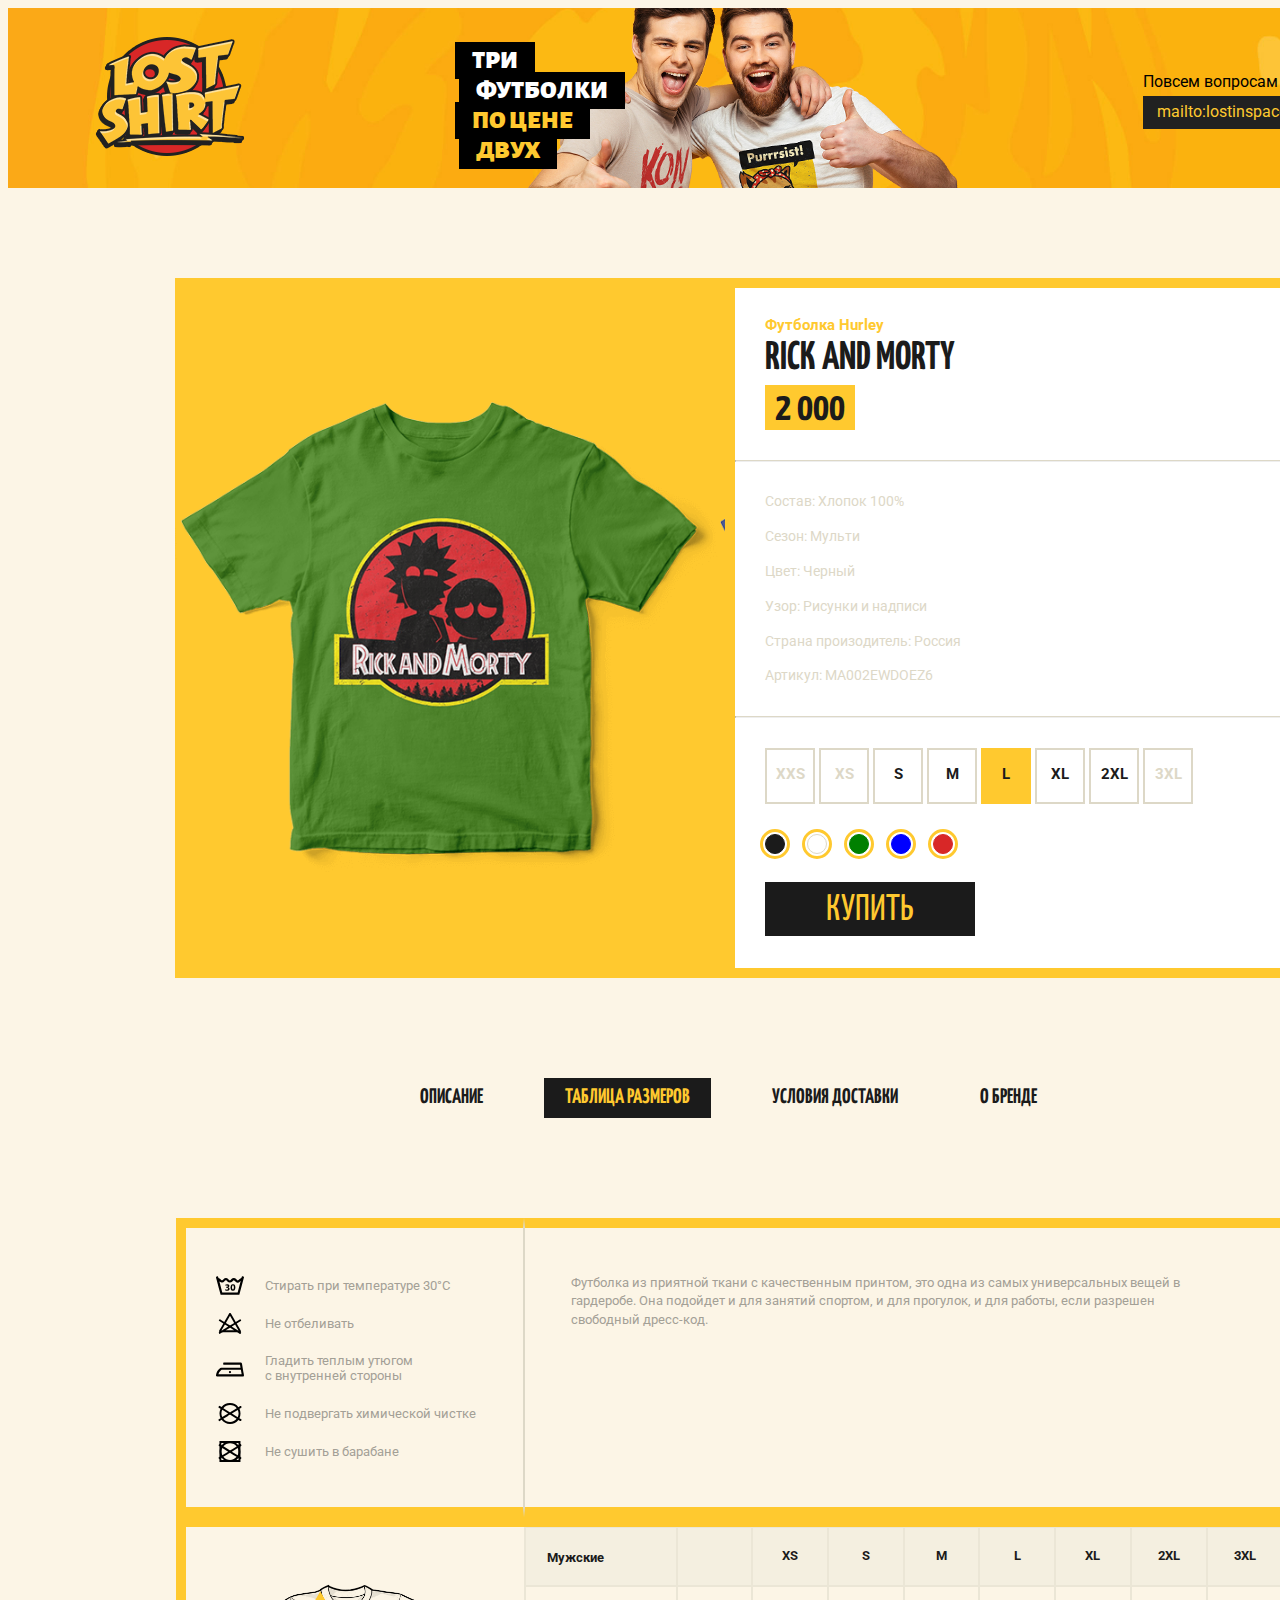
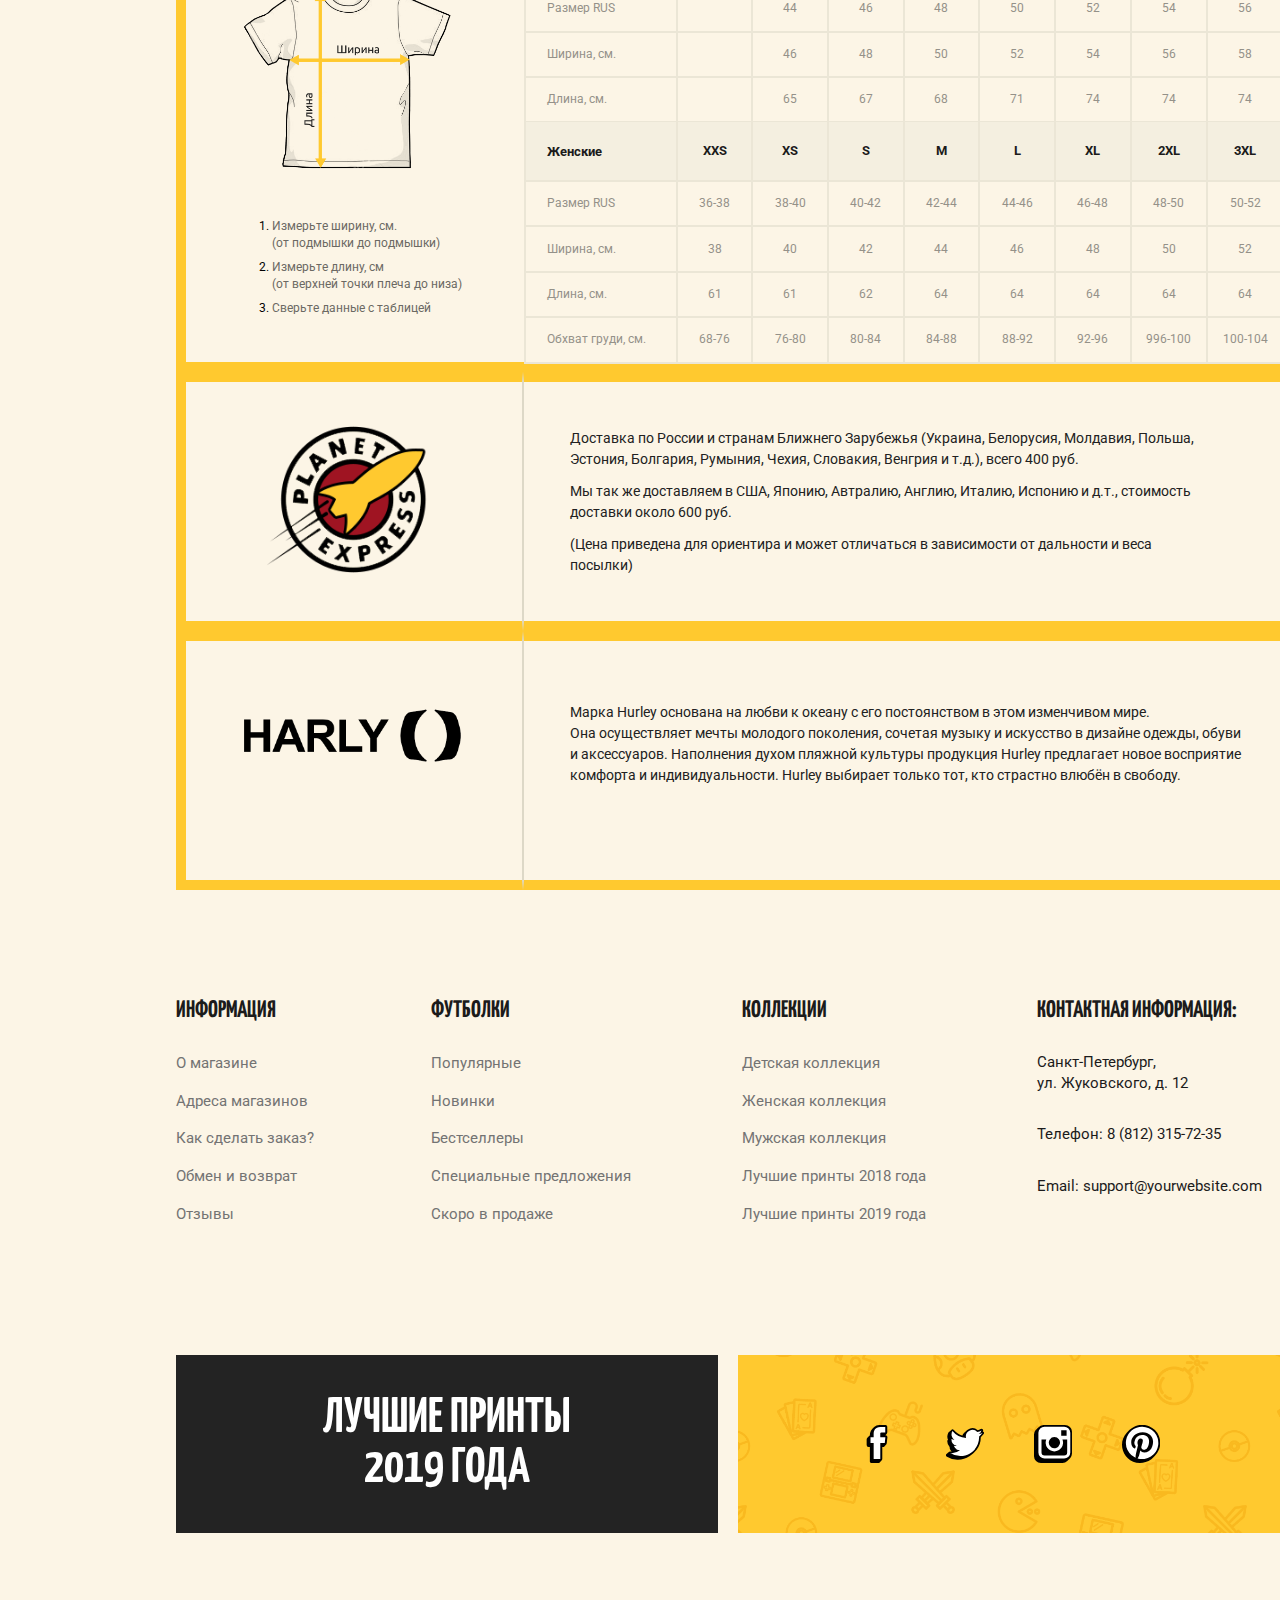
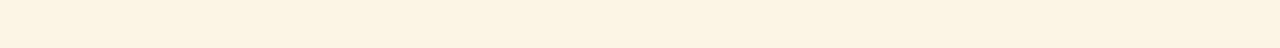
<file: product.html>
<!DOCTYPE html>
<html lang="ru">
<head>
    <meta charset="UTF-8">
    <meta name="viewport" content="1340">
    <title>Lost Shirt | Product</title>
    <link rel="stylesheet" href="https://necolas.github.io/normalize.css/8.0.1/normalize.css">
    <link rel="stylesheet" href="https://fonts.googleapis.com/css2?family=Roboto:ital,wght@0,500;1,400;1,500&display=swap">
    <link rel="stylesheet" href="https://fonts.googleapis.com/css2?family=Yanone+Kaffeesatz:wght@400;700&display=swap">
    <link rel="stylesheet" href="https://fonts.googleapis.com/css2?family=Ubuntu:ital,wght@0,700;1,700&display=swap">
    <link rel="stylesheet" href="./main.css">
</head>
<body>
<div class="wrapper">
    <section class="hero-page2">
        <header class="header">
                <a href="#" class="logo-page2">
                    <img src="./img/content/logos/logo-main.png" alt="" class="logo-page2__lost-shirt">
                </a>
                <li class="logo-page2__item">
                    <img src="./img/decor/header-guys.png" alt="" class="logo-page2__item:before">
                </li>
                <div class="logo-page2__item--text">
                    <h1 class="logo-page2__item--lined-text">
                        <span class="logo-page2__item--lined-text__word">три</span>
                        <span class="logo-page2__item--lined-text__word">футболки</span>
                        <span class="logo-page2__item--lined-text__word lined-text__word--color-yellow">по цене</span>
                        <span class="logo-page2__item--lined-text__word lined-text__word--color-yellow">двух</span>
                    </h1>
                </div>
                <a href="mailto:lostinspace@mail.ru" class="mail-page2">
                    <div class="mail__title">Повсем вопросам пишите на:</div>
                    <div class="mail__content">mailto:lostinspace@mail.ru</div>
                </a>
        </header>
    </section>
    <section class="collections-page2">
        <div class="container">
            <ul class="collections__list-page2">
                <li class="collections__item-page2 collections__item-page2--shirt">
                    <div class="collections__content-page2">
                       <img src="./img/tshirts/tshirt_07.png" alt="black" class="products__img-page2">
                       <img src="./img/tshirts/tshirt_08.png" alt="white" class="products__img-page2">
                       <img src="./img/tshirts/tshirt_09.png" alt="green" class="products__img-page2">
                       <img src="./img/tshirts/tshirt_10.png" alt="blue" class="products__img-page2">
                       <img src="./img/tshirts/tshirt_11.png" alt="red" class="products__img-page2">
                    </div>
                </li>
                <li class="collections__item-page2 collections__item-page2--shirt-info">
                    <h2 class="collections__title-page2-name">Футболка Hurley</h2>
                    <h2 class="collections__title-page2-labe">rick and morty</h2>
                    <h2 class="collections__title-page2-price">2 000</h2>
                    <hr id="line">
                    <a href="#" class="collections__title-page2-info">Состав: Хлопок 100%</a>
                    <a href="#" class="collections__title-page2-info">Сезон: Мульти</a>
                    <a href="#" class="collections__title-page2-info">Цвет: Черный</a>
                    <a href="#" class="collections__title-page2-info">Узор: Рисунки и надписи</a>
                    <a href="#" class="collections__title-page2-info">Страна произодитель: Россия</a>
                    <a href="#" class="collections__title-page2-info">Артикул: MA002EWDOEZ6</a>
                    <hr id="line">
                    <ul class="filter__link-page2-size">
                        <a href="#" class="filter__link-page2-size__btn">
                            <div class="filter__link-page2-size__btn--text">
                                <span data-filter="XXS" class="filter__link-page2-size__btn--text-word">XXS</span>
                            </div>
                        </a>
                    </ul>
                    <ul class="filter__link-page2-size">
                        <a href="#" class="filter__link-page2-size__btn">
                            <div class="filter__link-page2-size__btn--text">
                                <span data-filter="XS" class="filter__link-page2-size__btn--text-word">XS</span>
                            </div>
                        </a>
                    </ul>
                    <ul class="filter__link-page2-size">
                        <a href="#" class="filter__link-page2-size__btn">
                            <div class="filter__link-page2-size__btn--text">
                                <span data-filter="S" class="filter__link-page2-size__btn--text-word-active">S</span>
                            </div>
                        </a>
                    </ul>
                    <ul class="filter__link-page2-size">
                        <a href="#" class="filter__link-page2-size__btn">
                            <div class="filter__link-page2-size__btn--text">
                                <span data-filter="M" class="filter__link-page2-size__btn--text-word-active">M</span>
                            </div>
                        </a>
                    </ul>
                    <ul class="filter__link-page2-size">
                        <a href="#" class="filter__link-page2-size__btn">
                            <div class="filter__link-page2-size__btn--text">
                                <span data-filter="L" class="filter__link-page2-size__btn--text-word-active filter__link-page2-size__btn--text-word-active--color">L</span>
                            </div>
                        </a>
                    </ul>
                    <ul class="filter__link-page2-size">
                        <a href="#" class="filter__link-page2-size__btn">
                            <div class="filter__link-page2-size__btn--text">
                                <span data-filter="XL" class="filter__link-page2-size__btn--text-word-active">XL</span>
                            </div>
                        </a>
                    </ul>
                    <ul class="filter__link-page2-size">
                        <a href="#" class="filter__link-page2-size__btn">
                            <div class="filter__link-page2-size__btn--text">
                                <span data-filter="2XL" class="filter__link-page2-size__btn--text-word-active">2XL</span>
                            </div>
                        </a>
                    </ul>
                    <ul class="filter__link-page2-size">
                        <a href="#" class="filter__link-page2-size__btn">
                            <div class="filter__link-page2-size__btn--text">
                                <span data-filter="3XL" class="filter__link-page2-size__btn--text-word">3XL</span>
                            </div>
                        </a>
                    </ul>
                    <div class="container__filter__btn">
                        <ul class="radius__filter">
                            <li class="radius__filter__item">
                                <div style="border-radius: 14px 14px 14px 14px;" class="radius__filter radius__filter-black">
                                    <a href="#" data-filter="black" class="radius__filter__link"></a>
                                    <div style="border-radius: 18px 18px 18px 18px;" class="radius__filter-green--yellow"></div>
                                </div>
                            </li>
                            <li class="radius__filter__item">
                                <div style="border-radius: 14px 14px 14px 14px;" class="radius__filter radius__filter-white">
                                    <a href="#" data-filter="white" class="radius__filter__link"></a>
                                    <div style="border-radius: 18px 18px 18px 18px;" class="radius__filter-green--yellow"></div>
                                </div>
                            </li>
                            <li class="radius__filter__item radius__filter__item--active">
                                <div style="border-radius: 14px 14px 14px 14px;" class="radius__filter radius__filter-green">
                                    <a href="#" data-filter="green" class="radius__filter__link"></a>
                                    <div style="border-radius: 18px 18px 18px 18px;" class="radius__filter-green--yellow"></div>
                                </div>
                            </li>
                            <li class="radius__filter__item">
                                <div style="border-radius: 14px 14px 14px 14px;" class="radius__filter radius__filter-blue">
                                    <a href="#" data-filter="blue" class="radius__filter__link"></a>
                                    <div style="border-radius: 18px 18px 18px 18px;" class="radius__filter-green--yellow"></div>
                                </div>
                            </li>
                            <li class="radius__filter__item">
                                <div style="border-radius: 14px 14px 14px 14px" class="radius__filter radius__filter-red">
                                    <a href="#" data-filter="red" class="radius__filter__link"></a>
                                    <div style="border-radius: 18px 18px 18px 18px;" class="radius__filter-green--yellow"></div>
                                </div>
                            </li>
                        </ul>
                        <a href="#" class="btn__page2">купить</a>
                    </div>
                </li>
            </ul>
        </div>
    </section>
    <section class="informations">
        <div class="container">
            <ul class="filter">
                <li class="filter__item">
                    <a href="#" data-filter="description" class="filter__link">описание</a>
                </li>
                <li class="filter__item filter__item--active">
                    <a href="#" data-filter="size" class="filter__link">таблица размеров</a>
                </li>
                <li class="filter__item">
                    <a href="#" data-filter="delivery" class="filter__link">условия доставки</a>
                </li>
                <li class="filter__item">
                    <a href="#" data-filter="brand" class="filter__link">о бренде</a>
                </li>
            </ul>
            <ul class="container description__list__container">
                <li class="description__item description">
                    <li class="description__item1">
                        <ul class="description__socials">
                            <li class="description__socials__item">
                                <a href="#" class="description__socials__link">
                                    <svg class="description__socials__icon">
                                        <use xlink:href="./img/icons-sprite.svg#washing_01"></use>
                                    </svg>
                                    <a href="#" class="description__socials__icon-word">Стирать при температуре 30&#176;С</a>
                                </a>
                            </li>
                        </ul>
                        <ul class="description__socials">
                            <li class="description__socials__item">
                                <a href="#" class="description__socials__link">
                                    <svg class="description__socials__icon">
                                        <use xlink:href="./img/icons-sprite.svg#washing_02"></use>
                                    </svg>
                                    <a href="#" class="description__socials__icon-word">Не отбеливать</a>
                                </a>
                            </li>
                        </ul>
                        <ul class="description__socials">
                            <li class="description__socials__item">
                                <a href="#" class="description__socials-cent__link">
                                    <svg class="description__socials__icon">
                                        <use xlink:href="./img/icons-sprite.svg#washing_03"></use>
                                    </svg>
                                    <a href="#" class="description__socials__icon-word">Гладить теплым утюгом<br>с внутренней стороны</a>
                                </a>
                            </li>
                        </ul>
                        <ul class="description__socials">
                            <li class="description__socials__item">
                                <a href="#" class="description__socials__link">
                                    <svg class="description__socials__icon">
                                        <use xlink:href="./img/icons-sprite.svg#washing_04"></use>
                                    </svg>
                                    <a href="#" class="description__socials__icon-word">Не подвергать химической чистке</a>
                                </a>
                            </li>
                        </ul>
                        <ul class="description__socials">
                            <li class="description__socials__item">
                                <a href="#" class="description__socials__link">
                                    <svg class="description__socials__icon">
                                        <use xlink:href="./img/icons-sprite.svg#washing_05"></use>
                                    </svg>
                                    <a href="#" class="description__socials__icon-word">Не сушить в барабане</a>
                                </a>
                            </li>
                        </ul>
                    </li>
                    <li class="description__item2">
                        <ul class="description__text">
                            <li class="description__text__item">
                                    <a href="#" class="description__text-word">Футболка из приятной ткани с качественным принтом, это одна из самых универсальных вещей 
                                                                               в гардеробе. Она подойдет и для занятий спортом, и для прогулок, и для работы, если разрешен 
                                                                               свободный дресс-код.</a>
                            </li>
                        </ul>
                    </li>
                </li>
                <li class="description__item size">
                    <ul class="size__chart__item1">
                        <div class="size__chart__content">
                            <img src="./img/tshirts/tshirt_00.png" alt="bo-jack tshirt" class="size__chart__img">
                        </div>
                        <ol>
                            <li class="size__chart__content-recommendations">
                                <a href="#" class="size__chart__content-recommendations_text"> Измерьте ширину, см.<br>(от подмышки до подмышки)</a>
                            </li>
                            <li class="size__chart__content-recommendations">
                                <a href="#" class="size__chart__content-recommendations_text"> Измерьте длину, см<br>(от верхней точки плеча до низа)</a>
                            </li>
                            <li class="size__chart__content-recommendations">
                                <a href="#" class="size__chart__content-recommendations_text">  Сверьте данные с таблицей</a>
                            </li>
                        </ol>
                    </ul>
                    <ul class="size__chart__item2">
                            <table bordercolor="#ebe6d6" border="1" cellspacing="0" width="100%">
                                <li class="table">
                                    <col class="table__col1">
                                    <col span="8" class="table__coln">
                                    <tr>
                                        <th class="table__name1">Мужские</th><th></th><th>XS</th><th>S</th><th>M</th>
                                        <th>L</th><th>XL</th><th>2XL</th><th>3XL</th>
                                    </tr>
                                    <tr>
                                        <td class="table__name">Размер RUS</td><td></td><td>44</td><td>46</td><td>48</td>
                                        <td>50</td><td>52</td><td>54</td><td>56</td>
                                    </tr>
                                    <tr>
                                        <td class="table__name">Ширина, см.</td><td></td><td>46</td><td>48</td>
                                        <td>50</td><td>52</td><td>54</td><td>56</td><td>58</td>
                                    </tr>
                                    <tr>
                                        <td class="table__name">Длина, см.</td><td></td><td>65</td><td>67</td><td>68</td>
                                        <td>71</td><td>74</td><td>74</td><td>74</td>
                                    </tr>
                                    <tr>
                                        <th class="table__name1">Женские</th><th>XXS</th><th>XS</th><th>S</th><th>M</th>
                                        <th>L</th><th>XL</th><th>2XL</th><th>3XL</th>
                                    </tr>
                                    <tr>
                                        <td class="table__name">Размер RUS</td><td>36-38</td><td>38-40</td><td>40-42</td><td>42-44</td>
                                        <td>44-46</td><td>46-48</td><td>48-50</td><td>50-52</td>
                                    </tr>
                                    <tr>
                                        <td class="table__name">Ширина, см.</td><td>38</td><td>40</td><td>42</td><td>44</td>
                                        <td>46</td><td>48</td><td>50</td><td>52</td>
                                    </tr>
                                    <tr>
                                        <td class="table__name">Длина, см.</td><td>61</td><td>61</td><td>62</td><td>64</td>
                                        <td>64</td><td>64</td><td>64</td><td>64</td>
                                    </tr>
                                    <tr>
                                        <td class="table__name">Обхват груди, см.</td><td>68-76</td><td>76-80</td><td>80-84</td><td>84-88</td>
                                        <td>88-92</td><td>92-96</td><td>996-100</td><td>100-104</td>
                                    </tr>
                                </li>
                            </table>
                    </ul>
                </li>
                <li class="description__item delivery">
                    <li class="delivery_terms__item1">
                        <div class="delivery_terms__item1-icon">
                            <img src="./img/content/logos/express.png" alt="icon" class="products__img">
                        </div>
                    </li>
                    <li class="delivery_terms__item2">
                        <ul class="delivery_terms__text">
                            <li class="delivery_terms__text__item">
                                    <a href="#" class="delivery_terms__text-word"><p class="text">Доставка по России и странам Ближнего Зарубежья (Украина, Белорусия, Молдавия, Польша, Эстония, Болгария, Румыния, Чехия, Словакия, Венгрия и т.д.), всего 400 руб.</p>
                                                                                <p class="text">Мы так же доставляем в США, Японию, Автралию, Англию, Италию, Испонию и д.т., стоимость доставки около 600 руб.</p>
                                                                                <p class="text">(Цена приведена для ориентира и может отличаться в зависимости от дальности и веса посылки)</p>
                                    </a>
                            </li>
                        </ul>
                    </li>
                </li>
                <li class="description__item brand">
                    <li class="about_the_brand__item1">
                        <div class="about_the_brand__item1-icon">
                            <img src="./img/content/logos/harley.png" alt="icon" class="hurley__img">
                        </div>
                    </li>
                    <li class="about_the_brand__item2">
                        <ul class="about_the_brand__text">
                            <li class="about_the_brand__text__item">
                                    <a href="#" class="about_the_brand__text-word"><p class="about_the_brand__text">Марка Hurley основана на любви к океану с его постоянством в этом изменчивом мире. 
                                                                                                                    <br>Она осуществляет мечты молодого поколения, сочетая музыку и искусство в дизайне одежды, обуви и аксессуаров. Наполнения духом пляжной культуры продукция Hurley предлагает новое восприятие комфорта и индивидуальности. Hurley выбирает только тот, кто страстно влюбён в свободу.</p>
                                    </a>
                            </li>
                        </ul>
                    </li>
                </li>
            </ul>
        </div>
    </section>
    <footer class="footer">
        <div class="container footer__container">
            <nav class="site-menu">
                <ul class="site-menu__sections">
                    <li class="site-menu__col">
                        <h3 class="site-menu__title">Информация</h3>
                        <ul class="site-menu__list">
                            <li class="site-menu__item">
                                <a href="#" class="site-menu__link">О магазине</a>
                            </li>
                            <li class="site-menu__item">
                                <a href="#" class="site-menu__link">Адреса магазинов</a>
                            </li>
                            <li class="site-menu__item">
                                <a href="#" class="site-menu__link">Как сделать заказ?</a>
                            </li>
                            <li class="site-menu__item">
                                <a href="#" class="site-menu__link">Обмен и возврат</a>
                            </li>
                            <li class="site-menu__item">
                                <a href="#" class="site-menu__link">Отзывы</a>
                            </li>
                        </ul>
                    </li>
                    <li class="site-menu__col">
                        <h3 class="site-menu__title">Футболки</h3>
                        <ul class="site-menu__list">
                            <li class="site-menu__item">
                                <a href="#" class="site-menu__link">Популярные</a>
                            </li>
                            <li class="site-menu__item">
                                <a href="#" class="site-menu__link">Новинки</a>
                            </li>
                            <li class="site-menu__item">
                                <a href="#" class="site-menu__link">Бестселлеры</a>
                            </li>
                            <li class="site-menu__item">
                                <a href="#" class="site-menu__link">Специальные предложения</a>
                            </li>
                            <li class="site-menu__item">
                                <a href="#" class="site-menu__link">Скоро в продаже</a>
                            </li>
                        </ul>
                    </li>
                    <li class="site-menu__col">
                        <h3 class="site-menu__title">Коллекции</h3>
                        <ul class="site-menu__list">
                            <li class="site-menu__item">
                                <a href="#" class="site-menu__link">Детская коллекция</a>
                            </li>
                            <li class="site-menu__item">
                                <a href="#" class="site-menu__link">Женская коллекция</a>
                            </li>
                            <li class="site-menu__item">
                                <a href="#" class="site-menu__link">Мужская коллекция</a>
                            </li>
                            <li class="site-menu__item">
                                <a href="#" class="site-menu__link">Лучшие принты 2018 года</a>
                            </li>
                            <li class="site-menu__item">
                                <a href="#" class="site-menu__link">Лучшие принты 2019 года</a>
                            </li>
                        </ul>
                    </li>
                    <li class="site-menu__col">
                        <h3 class="site-menu__title">Контактная информация:</h3>
                        <div class="site-menu__text">
                            Санкт-Петербург, <br>
                            ул. Жуковского, д. 12
                        </div>
                        <div class="site-menu__text">
                            <a href="tel.:+78123157235" class="site-menu__text-row">
                                Телефон: 8 (812) 315-72-35
                            </a>
                        </div>
                        <div class="site-menu__text">
                            <a href="mailto:support@yourwebsite.com" class="site-menu__text-row">
                                Email: support@yourwebsite.com
                            </a>
                        </div>
                    </li>
                </ul>
            </nav>

            <section class="extras">
                 <div class="extras__col">
                     <a href="#" class="extras__best">
                         Лучшие принты <br>
                         2019 года
                     </a>
                 </div>
                 <div class="extras__col">
                     <div class="extras__col-socials">
                         <ul class="socials">
                             <li class="socials__item">
                                 <a href="#" class="socials__link">
                                     <svg class="socials__icon">
                                         <use xlink:href="./img/icons-sprite.svg#fb"></use>
                                     </svg>
                                 </a>
                             </li>
                             <li class="socials__item">
                                <a href="#" class="socials__link">
                                    <svg class="socials__icon">
                                        <use xlink:href="./img/icons-sprite.svg#twitter"></use>
                                    </svg>
                                </a>
                            </li>
                            <li class="socials__item">
                                <a href="#" class="socials__link">
                                    <svg class="socials__icon">
                                        <use xlink:href="./img/icons-sprite.svg#insta"></use>
                                    </svg>
                                </a>
                            </li>
                            <li class="socials__item">
                                <a href="#" class="socials__link">
                                    <svg class="socials__icon">
                                        <use xlink:href="./img/icons-sprite.svg#pin"></use>
                                    </svg>
                                </a>
                            </li>
                         </ul>
                     </div>
                 </div>
            </section>
        </div>
    </footer>
</div>

</body>
</html>
</file>
<file: main.css>
@font-face {
    font-family: 'alegreya';
    src: url('./fonts/alegreyasanssc-black-webfont.woff2') format('woff2'),
         url('./fonts/alegreyasanssc-black-webfont.woff') format('woff');
    font-weight: normal;
    font-style: normal;
}

:root {
    --yellow: #ffc92f;
    --red: #d82727;
    --black: #1b1b1b;
    --gray: #ddd8c7;
    --titlesFontKaffeesatz: 'Yanone Kaffeesatz', Arial, sans-serif;
    --titleFontUbuntu: font-family: 'Ubuntu', Arial, sans-serif;
    --titleRoboto: 'Roboto', Arial, sans-serif;
}

html, 
body {
    height: 100%;
}

.wrapper {
    overflow-y: hidden;
    min-width: 1440px;
}

.container {
    margin: 0 auto;
    width: 1340px;
}

body {
    font: 16px / 1.42 "Roboto", Arial, sans-serif;
    color: var(-);
    -webkit-font-smoozing: antialiased;
    -moz-osx-font-smoozing: grayscale;
    background: #fcf5e6;
}

ul {
    margin: 0;
    padding: 0;
}

ul > li {
    list-style: none;
}

.hero {
    height: 1000px;
    min-height: 650px;
    background: url('./img/bg/hero.jpg') center center / cover no-repeat;
    position: relative;
    margin-bottom: 130px;
}

.hero-page2 {
    min-height: 180px;
    background: url('./img/bg/hero.jpg') center center / cover no-repeat;
    position: relative;
    display: block;
    justify-content: space-between;
    overflow: hidden;
}

.hero-page2:before {
    content: "";
    display: block;
    position: absolute;
    background: center center / contain no-repeat;
}

.logo-page2__lost-shirt {
    padding: 0;
    border: 0;
    margin-left: 0;
}

.logo-page2__item {
    content: "";
    display: block;
    position: absolute;
    top: -26px;
    background: center center / 53px;
    margin-left: 413px;
}

.sidebar {
    width: 75px;
    position: absolute;
    left: 0;
    top: 0;
    bottom: 0;
    background: #212121;
    box-sizing: border-box;
    display: flex;
    align-items: center;
    justify-content: center;
    flex-direction: column;
    transition: width .3s;
}

.sidebar__menu {
    position: absolute;
    left: -400px;
    transition: left .3s;
}

.sidebar--opened .sidebar__menu {
    left: 0;
    width: 100%;
    text-align: center;
    transition-delay: .1s;
}

.sidebar__hamburger-icon {
    width: 29px;
    height: 29px;
    fill: var(--yellow);
}

.sidebar__hamburger {
    display: block;
    position: absolute;
    top: 27px;
    left: 50%;
    transform: translate(-50%);
}

.sidebar--opened {
    width: 325px;
    padding: 0 3% 0 4%;
}

.sidebar--opened .sidebar__hamburger {
    display: none;
}

.sidebar--opened .sidebar__header {
    display: flex;
}

.sidebar__header {
    position: absolute;
    top: 29px;
    left: 0;
    right: 0;
    display: none;
    justify-content: center;
}

.sidebar__close {
    position: absolute;
    top: -4px;
    right: 23px;
}

.sidebar__close-icon {
    width: 29px;
    height: 29px;
    fill: var(--yellow);
}

.side-menu__item {
    margin-bottom: 20px;
}

.side-menu__link {
    font-size: 20px;
    color: var(--yellow);
    text-decoration: none;
    text-transform: uppercase;
    font-family: var(--titlesFontKaffeesatz);
}

.side-menu__link:hover {
    color: var(--red);
}

.header {
    width: 1270px;
    margin: 0 auto;
    display: flex;
    justify-content: space-between;
    align-items: center;
    padding-top: 27px;
}

.mail {
    text-decoration: none;
    text-align: center;
    color: inherit;
}

.mail-page2 {
    text-decoration: none;
    text-align: center;
    color: inherit;
    padding: 0;
    border: 0;
    margin-right: 0;
}

.mail__title {
    margin-bottom: 3px;
}

.mail__content {
    background: #212121;
    color: var(--yellow);
    padding: 5px 10px;
}

.hero__content {
    position: absolute;
    top: 50%;
    left: 50%;
    transform: translate(-50%, -50%);
    width: 1140px;
    height: 72%;
}

.fade-slider {
    width: 100%;
    height: 100%;
    position: relative;
}

.fade-slider__item {
    background: center center / contain no-repeat;
    height: 100%;
    position: absolute;
    top: 0;
    left: 0;
    width: 100%;
    height: 100%;
    opacity: 0;
    transition: opacity .3s;
}

.fade-slider__item--visible {
    opacity: 1;
}

.fade-slider__item--style-thirts {
    background-image: url('./img/content/hero/slider_pic_1.png');
}

.fade-slider__item--style-thirts .fade-slider__text {
    left: 50%;
    top: 50%;
    transform: translateX(-164%) translateY(-53%);
}

.fade-slider__item--style-games {
    background-image: url('./img/content/hero/slider_pic_2.png');
}

.fade-slider__item--style-games .fade-slider__text {
    left: 50%;
    bottom: 0;
    transform: translateX(-50%);
}

.fade-slider__item--style-games .lined-text {
    align-items: center;
}

.fade-slider__item--style-presents {
    background-image: url('./img/content/hero/slider_pic_3.png');
}

.fade-slider__item--style-presents .fade-slider__text {
    left: 0%;
    bottom: 0;
    transform: translateY(-120%);
}

.fade-slider__item--style-presents .lined-text {
    align-items: center;
}

.fade-slider__text {
    position: absolute;
}

.logo-page2__item--text {
    position: absolute;
}

.lined-text {
    font-family: "alegreya", Arial, sans-serif;
    color: #fff;
    font-size: 60px;
    text-transform: uppercase;
    line-height: 1;
    display: flex;
    flex-direction: column;
    align-items: flex-start;
}

.logo-page2__item--lined-text {
    font-family: "alegreya", Arial, sans-serif;
    color: #fff;
    font-size: 25px;
    text-transform: uppercase;
    line-height: 1;
    display: flex;
    flex-direction: column;
    align-items: flex-start;
    padding: 21px 213%;
    padding-top: 39px;
}

.logo-page2__item--lined-text__word {
    background: #000;
    padding: 6px 17px 6px;
    margin-top: -7px;
    white-space: nowrap;
}

.lined-text__word {
    background: #000;
    padding: 0 17px 8px;
    margin-top: -7px;
    white-space: nowrap;
}

.lined-text__word--color-yellow {
    color: var(--yellow);
}

.lined-text__word:nth-child(2n) {
    margin-left: 8px;
}

.logo-page2__item--lined-text__word:nth-child(2n) {
    margin-left: 4px;
}

.filter {
    display: flex;
    align-items: center;
    justify-content: center;
    margin-bottom: 100px;
}

.radius__filter {
    margin: 0px -15px 0px 15px;
    padding: 0px;
    width: 18px;
    height: 18px;
    border-width: medium;
    display: flex;
}

.radius__filter-black {
    background: var(--black);
    border: 1px solid var(--black);
}

.radius__filter-white {
    background: #fff;
    border: 1px solid var(--gray);
}

.radius__filter-green {
    background: green;
    border: 1px solid green;
}

.radius__filter-blue {
    background: blue;
    border: 1px solid blue;
}

.radius__filter-red {
    background: var(--red);
    border: 1px solid var(--red);
}

.radius__filter-red--yellow {
    background: #fff;
    border: 3px solid var(--yellow);
}

.radius__filter-green--yellow {
    width: 54px;
    background-image: none;
    border: 3px solid var(--yellow);
    border-width: medium;
    margin: -6px -6px -6px -6px;
}

.filter__item {
    margin-right: 40px;
}

.radius__filter__item {
    margin-right: 22px;
}

.filter__item:last-child {
    margin-right: 0;
}

.filter__link {
    font-family: var(--titlesFontKaffeesatz);
    text-transform: uppercase;
    padding: 5px 21px;
    color: var(--black);
    font-size: 21px;
    font-weight: bold;
    display: inline-block;
    text-decoration: none;
}

.informations__filter__link {
    font-family: var(--titlesFontKaffeesatz);
    text-transform: uppercase;
    padding: 5px 21px;
    color: var(--black);
    font-size: 21px;
    font-weight: bold;
    display: inline-block;
    text-decoration: none;
}

.informations__filter__link:hover {
    color: var(--red);
}

.description__socials__icon-word {
    font-family: var(--titleRoboto);
    color: #a3a096;
    line-height: normal;
    padding: 7px 21px;
    margin-left: 30px;
    margin-top: 6px;
    font-size: 13px;
    display: inline-block;
    text-decoration: none;
    vertical-align: text-bottom;
}

.description__text-word {
    font-family: var(--titleRoboto);
    color: #a3a096;
    padding: 0;
    margin-top: 46px;
    margin-left: 46px;
    margin-right: 84px;
    font-size: 13px;
    display: inline-block;
    text-decoration: none;
}

.delivery_terms__text-word {
    font-family: var(--titleRoboto);
    color: #212121;
    padding: 0;
    margin-top: 46px;
    margin-left: 46px;
    margin-right: 84px;
    font-size: 14px;
    display: inline-block;
    text-decoration: none;
    line-height: 1.5;
}

.about_the_brand__text-word {
    font-family: var(--titleRoboto);
    color: #212121;
    padding: 0;
    margin-top: 47px;
    margin-left: 46px;
    margin-right: 44px;
    font-size: 14px;
    display: inline-block;
    text-decoration: none;
    line-height: 1.5;
}

.text {
    margin-top: 0; /* Отступ сверху */
    margin-bottom: 11px; /* Отступ снизу */
}

.filter__link-page2-size {
    display: inline-block;
    min-width: 46px;
    text-transform: uppercase;
    font-family: var(--titlesFontKaffeesatz);
    margin-left: 30px;
    margin-right: -30px;
    margin-bottom: 30px;
    font-size: 15px;
    text-align: center;
    padding: 15px 0px;
    border-color: var(--gray);
    border-style: solid;
    border-width: 2px;
    display: inline-block;
    text-decoration: none;
}

.filter__link:hover {
    color: var(--red);
}

.filter__item--active .filter__link {
    color: var(--yellow);
    background-color: var(--black);
}

.informations__filter__item--active .informations__filter__link {
    color: var(--yellow);
    background-color: var(--black);
}

.products {
    margin-left: 50px;
    margin-bottom: 80px;
}

.informations {
    margin-bottom: 80px;
}

.informations__filter {
    display: flex;
    align-items: center;
    justify-content: center;
    margin-top: 90px;
    margin-bottom: 70px;
}

.informations__filter__item {
    margin-right: 40px;
}

.products__list {
    display: flex;
    flex-wrap: wrap;
    margin-left: -27px;
}

.products__item {
    width: 302px;
    height: 386px;
    background: var(--yellow);
    margin-bottom: 35px;
    margin-left: 28px;
    position: relative;
}

.description__item1 {
    min-width: 337px;
    min-height: 279px;
    border: 10px solid var(--yellow);
    border-right: 1px solid var(--gray);
    position: relative;
    display: inline-block;
}

.size__chart__item1 {
    min-width: 338px;
    min-height: 435px;
    border: 10px solid var(--yellow);
    border-right: 0px solid;
    position: relative;
    display: inline-block;
}

.delivery_terms__item1 {
    min-width: 336px;
    min-height: 239px;
    border: 10px solid var(--yellow);
    border-right: 1px solid var(--gray);
    position: relative;
    display: inline-block;
}

.about_the_brand__item1 {
    max-width: 336px;
    min-height: 239px;
    border: 10px solid var(--yellow);
    border-right: 1px solid var(--gray);
    position: relative;
    display: inline-block;
}

.description__item2 {
    width: 761px;
    height: 279px;
    border: 10px solid var(--yellow);
    border-left: 1px solid var(--gray);
    position: absolute;
    display: inline-block;
}

.delivery_terms__item2 {
    width: 761px;
    height: 239px;
    border: 10px solid var(--yellow);
    border-left: 1px solid var(--gray);
    position: absolute;
    display: inline-block;
}

.about_the_brand__item2 {
    width: 761px;
    height: 239px;
    border: 10px solid var(--yellow);
    border-left: 1px solid var(--gray);
    position: absolute;
    display: inline-block;
}

.size__chart__item2 {
    width: 761px;
    height: 435px;
    border: 10px solid var(--yellow);
    border-left: 0px solid;
    position: absolute;
    display: inline-block;
}

.size__chart__content-recommendations {
    font-family: var(--titleRoboto);
    font-size: 12px;
    margin-left: 46px;
    margin-top: 7px;
}

.size__chart__content-recommendations_text {
    text-decoration: none;
    color: #6b6963;
    line-height: .2;
}

.products__price {
    position: absolute;
    top: 18px;
    left: -6px;
    width: 126px;
    border-bottom: 45px solid #232323;
    border-left: 5px solid transparent;
    border-right: 2px solid transparent;
    transform: rotate(-181deg);
}

.products__price-amount {
    font-size: 30px;
    font-weight: bold;
    font-family: var(--titlesFontKaffeesatz);
    color: #fff;
    transform: rotate(181deg);
    position: absolute;
    top: 2px;
    right: 28px;
}

.products__item--color-black {
    background: #232323;
}

.products__item--color-black .products__price {
    border-bottom-color: var(--yellow);
}

.products__item--color-black .products__price-amount {
    color: #212121;
}

.products__item--size-double {
    width: 630px;
    height: 544px;
}

.products__content {
    height: 100%;
    display: flex;
    align-items: center;
    justify-content: center;
    position: relative;
    overflow: hidden;
}

.size__chart__content {
    width: 337px;
    height: 100%;
    display: flex;
    align-items: center;
    justify-content: center;
    position: relative;
    overflow: hidden;
    margin-top: 40px;
    margin-bottom: 40px;
}

.table {
    background: #ebe6d6; /* Цвет фона таблицы */
    border-left: #ebe6d6;
    border-right: #ebe6d6;
    border-collapse: collapse;
    overflow: hidden;
}

TD {
    font-family: var(--titleRoboto);
    font-size: 12px;
    color: #949189;
    background: #fcf5e6; /* Цвет фона ячеек */
    padding: 13px 13px 13px 13px; /* Поля вокруг текста */
    text-align: center;
}

TH { 
    background: #f4efe0; /* Цвет фона ячейки */
    border-top: 0 solid #fff;
    font-size: 13px;
    text-align: center;
    color: var(--black);
}

.table__name {
    font-family: var(--titleRoboto);
    font-size: 12px;
    color: #949189;
    padding: 13.2px 21px 13.2px 21px; /* Поля вокруг текста */
    text-align: start;
}

.table__name1 {
    padding: 21px 18px 18px 21px; /* Поля вокруг текста */
    text-align: start;
    color: var(--black);
}

.table__col1 { 
    width: 160px;
}

.table__coln {
    width: 80px;
}

.products__item:hover .products__desc {
    transform: translateY(0%);
}

.products__desc {
    position: absolute;
    bottom: 0;
    left: 0;
    right: 0;
    padding: 23px 30px;
    background: rgba(35, 35, 35, .8);
    font-size: 15px;
    color: #fff;
    display: flex;
    flex-direction: column;
    align-items: center;
    transform: translateY(100%);
    transition: transform .3s;
}

.products__img {
    display: block;
    max-width: 90%;
    max-height: 100%;
}

.size__chart__img {
    display: block;
    max-width: 70%;
    max-height: 100%;
}

.products__img-page2 {
    display: block;
    max-width: 98%;
    max-height: 100%;
    /* margin-top: 5%; */
}

.hurley__img {
    display: block;
    max-width: 79%;
    max-height: 100%;
}

.products__desc-text {
    text-align: center;
    margin-bottom: 18px;
}

.btn {
    text-transform: uppercase;
    font-family: var(--titlesFontKaffeesatz);
    font-size: 24px;
    padding: 2px 30px;
    background: var(--black);
    color: var(--yellow);
    display: inline-block;
    text-decoration: none;
}

.btn__page2 {
    max-width: 210px;
    max-height: 53px;
    text-transform: uppercase;
    font-family: var(--titlesFontKaffeesatz);
    font-size: 37px;
    margin-top: 30px;
    margin-left: 30px;
    padding: 2px 0px 0px 0px;
    background: var(--black);
    color: var(--yellow);
    display: block;
    text-align: center;
    text-decoration: none;
}

.filter__link-page2-size__btn {
    margin-bottom: -15px;
    margin-top: -15px;
    display: inline-block;
    text-decoration: none;
}

.filter__link-page2-size__btn--text {
    min-width: 46px;
    font-family: var(--titleRoboto);
    color: var(--gray);
    font-weight: bold;
    text-decoration: none;
}

.filter__link-page2-size__btn--text-word-active {
    color: var(--black);
}

.filter-link__btn {
    font-family: var(--titleRoboto);
    text-transform: uppercase;
    color: var(--yellow);
    font-size: 15px;
    font-weight: bold;
    display: inline-block;
    text-decoration: none;
}

.size__btn-page2--text-word-active .filter__link-page2-size__btn {
    color: var(--yellow);
    background-color: var(--yellow);
    padding: 15px 0;
}

.btn:hover {
    background: var(--red);
    color: #fff;
}

.btn__page2:hover {
    background: var(--red);
    color: #fff;
}

.filter__link-page2-size__btn .filter__link-page2-size__btn--text-word-active--color {
    background: var(--yellow);
    display: inline-block;
    margin-bottom: -14px;
    background-color: var(--yellow);
    padding: 16px 21px 18px 21px;
    margin: -2px -2px -2px -2px;
}

.collections {
    margin-left: 50px;
    margin-bottom: 135px;
}

.collections-page2 {
    display: flex;
    min-height: 800px;
    flex: 1;
    overflow: hidden;
    margin-right: 10px;
    margin-bottom: 90px;
}

.collections__content-page2 {
    height: 100%;
    display: flex;
    align-items: center;
    justify-content: center;
    position: relative;
    overflow: hidden;
}

.collections__list {
    display: flex;
}

.collections__list-page2 {
    display: flex;
    flex-wrap: wrap;
}

.collections__item {
    min-height: 474px;
    max-width: 632px;
    flex: 1;
    overflow: hidden;
    margin-right: 30px;
    background: url('./img/bg/pattern.png') center center / 500px;
    position: relative;
}

.collections__item-page2 {
    background: var(--yellow);
    margin-left: 122px;
    position: relative;
    min-height: 670px;
    max-width: 550px;
    margin-top: 90px;
}

.collections__item-page2--shirt-info {
    min-height: 680px;
    width: 555px;
    background: white;
    border-color: var(--yellow);
    border-style: solid;
    border-width: 10px;
    flex: 1;
    overflow: hidden;
    margin-top: 90px;
    margin-left: 0;
    position: relative;
}

.collections__item:before {
    content: "";
    display: block;
    position: absolute;
    height: 176%;
    width: 60%;
    top: -17%;
    left: -18%;
    background: center center / contain no-repeat;
}

.collections__item-page2:last-child {
    margin-right: 0;
}

.collections__item--type-guys:before {
    background-image: url('./img/collections/collection_man.png');
}

.collections__item--type-girls:before {
    background-image: url('./img/collections/collection_woman.png');
    top: -31%;
    width: 80%;
    left: -25%;
}

.collections__link {
    display: block;
    padding: 74px 13% 74px 44%;
    text-decoration: none;
    color: inherit;
    font-size: 15px;
    position: relative;
    height: 100%;
    box-sizing: border-box;
}

.collections__link-page2{
    display: block;
    width: 46px;
    height: 46px;
    padding: 74px 13% 74px 44%;
    text-decoration: none;
    color: inherit;
    font-size: 15px;
    position: relative;
    height: 100%;
    box-sizing: border-box;
}

.collections__link:hover .btn {
    background: var(--red);
    color: #fff;
}

.collections__title {
    font-family: var(--titlesFontKaffeesatz);
    font-size: 70px;
    font-weight: bold;
    line-height: 1;
    text-transform: uppercase;
    margin-top: 0;
    margin-bottom: 11px;
}

.collections__title-page2-name {
    font-family: var(--titleFontUbuntu);
    font-size: 15px;
    font-weight: bold;
    line-height: 1;
    color: var(--yellow);
    margin-top: 30px;
    margin-bottom: 0;
    margin-left: 30px;
}

.collections__title-page2-labe {
    font-family: var(--titlesFontKaffeesatz);
    font-size: 40px;
    text-transform: uppercase;
    font-weight: bold;
    line-height: 1;
    color: var(--black);
    margin-top: 6px;
    margin-bottom: 0%;
    margin-left: 30px;
}

.collections__title-page2-price {
    font-family: var(--titlesFontKaffeesatz);
    font-size: 40px;
    text-transform: uppercase;
    font-weight: bold;
    line-height: 1;
    color: var(--black);
    background-color: var(--yellow);
    text-align: center;
    margin-top: 6px;
    margin-left: 30px;
    margin-right: 430px;
    margin-bottom: 30px;
    padding-top: 5px;
}

hr {
    box-sizing: content-box;
    height: 0;
    overflow: visible;
    border-top: 1px solid var(--gray);
    margin-bottom: 30px;
    margin-top: 30px;
}

.collections__title-page2-info {
    display: block;
    margin-top: 15px;
    margin-left: 30px;
    font-family: var(--titleRoboto);
    font-size: 14px;
    color: var(--gray);
    text-decoration: none;
}

.collections__item:last-child {
    margin-right: 0;
}

.collections__desc {
    margin-bottom: 28px;
}

.footer {
    margin-bottom: 115px;
}

.footer__container {
    width: 1105px;
}

.description__list__container {
    width: 1105px;
    margin-bottom: 80px;
}

.site-menu {
    margin-bottom: 115px;
}

.site-menu__sections {
    display: flex;
    justify-content: space-between;
}

.site-menu__col {
    margin-right: 20px;
}

.site-menu__col:last-child {
    margin-right: 0px;
}

.site-menu__title {
    font-family: var(--titlesFontKaffeesatz);
    font-size: 24px;
    font-weight: bold;
    color: var(--black);
    text-transform: uppercase;
    margin-bottom: 24px;
    margin-right: 44px;
}

.site-menu__item {
    margin-bottom: 15px;
}

.site-menu__link {
    color: #737373;
    font-size: 15px;
    text-decoration: none;
}

.site-menu__link:hover {
    color: var(--red);
}

.site-menu__text {
    font-size: 15px;
    color: var(--black);
    margin-bottom: 30px;
}

.site-menu__text-row {
    color: inherit;
    text-decoration: none;
    display: block;
    margin-bottom: 5px;
}

.extras {
    display: flex;
    margin-bottom: 95px;
}
.extras__col {
    margin-right: 20px;
    flex: 1;
}

.extras__col:last-child {
    margin-right: 0px;
}

.extras__best {
    text-align: center;
    color: #fff;
    background: #232323;
    font-size: 50px;
    font-weight: bold;
    font-family: var(--titlesFontKaffeesatz);
    text-transform: uppercase;
    padding: 39px 10%;
    display: block;
    text-decoration: none;
    line-height: 1;
}

.extras__col-socials {
    height: 100%;
    background: url('./img/bg/pattern.png') center center / 500px;
    display: flex;
    align-items: center;
    justify-content: center;
}

.socials {
    display: flex;
}

.description__socials {
    display: flex;
    margin-left: 0px;
}

.description__text {
    display: flex;
    margin-left: 0px;
}

.delivery_terms__text {
    display: flex;
    margin-left: 0px;
}

.about_the_brand__text {
    display: flex;
    margin-left: 0px;
}

.description__socials:first-child {
    margin-top: 37px;
}

.socials__item {
    margin-right: 50px;
}

.description__socials__item {
    display: inline-block;
}

.delivery_terms__item1-icon {
    display: inline-block;
    padding-top: 44px;
    padding-left: 80px;
}

.about_the_brand__item1-icon {
    display: inline-block;
    padding-top: 67px;
    padding-left: 56px;
}


.description__text__item {
    display: block;
}

.delivery_terms__text__item {
    display: block;
}

.about_the_brand__text__item {
    display: block;
}

.socials__item:last-child {
    margin-right: 0;
}

.socials__link {
    width: 38px;
    height: 38px;
    display: block;
}

.description__socials__link {
    width: 28px;
    height: 21px;
    display: inline-block;
}

.description__socials-cent__link {
    width: 28px;
    height: 21px;
    display: inline-block;
    vertical-align: super;
}

.socials__link:hover .socials__icon {
    fill: var(--red);
}

.socials__icon {
    width: 100%;
    height: 100%;
}

.description__socials__icon {
    width: 100%;
    height: 100%;
    margin-left: 30px;
}
</file>
